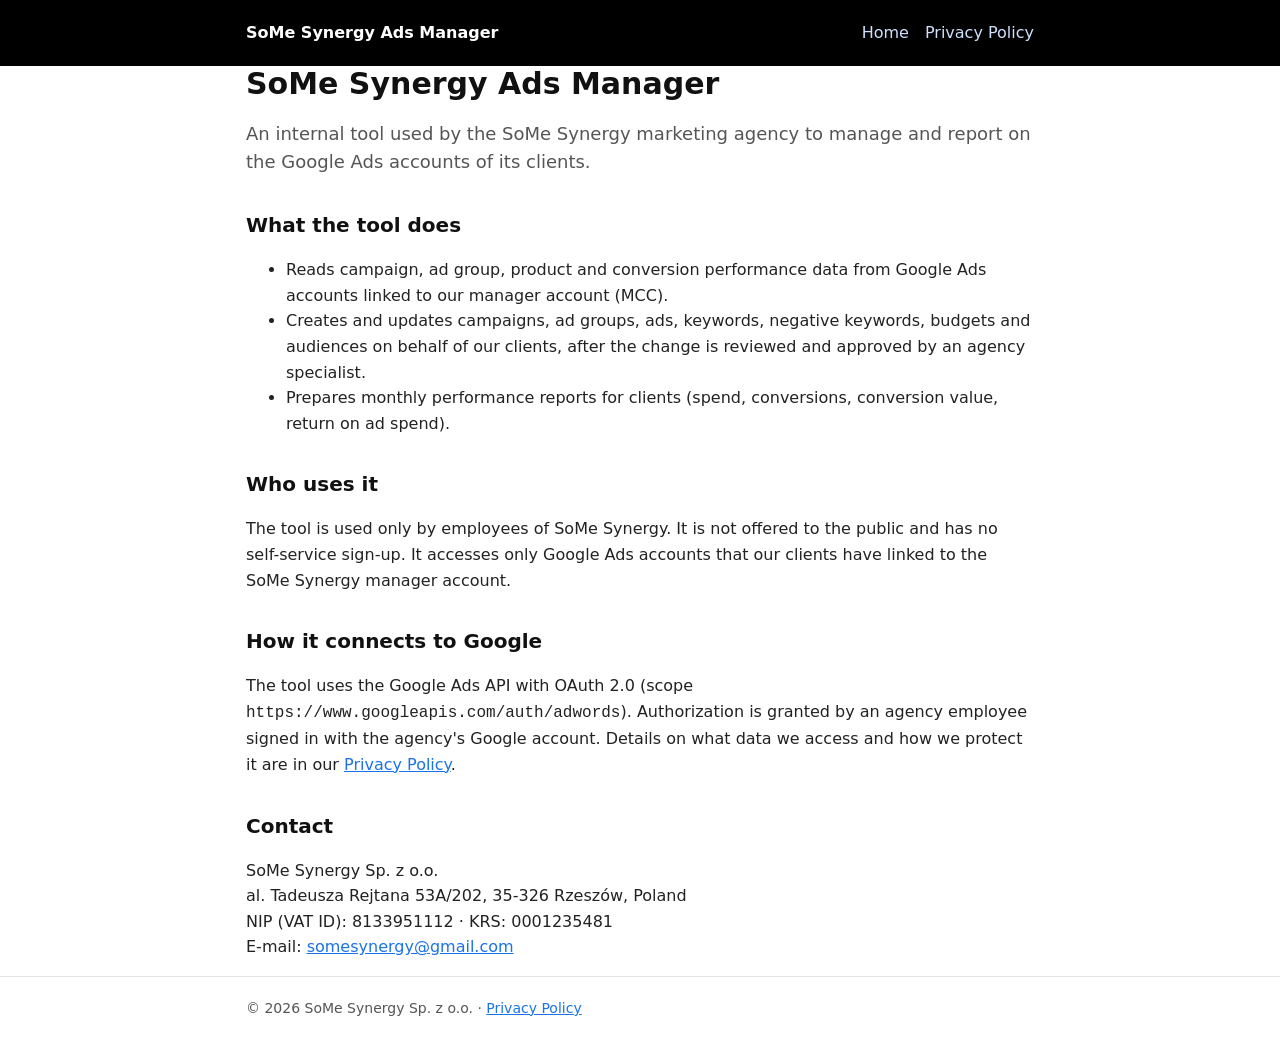
<file: index.html>
<!doctype html>
<html lang="en"><head><meta charset="utf-8"><meta name="viewport" content="width=device-width,initial-scale=1">
<title>SoMe Synergy Ads Manager</title><meta name="description" content="Internal Google Ads management tool of the SoMe Synergy agency.">
<link rel="stylesheet" href="style.css"></head><body>
<header><div class="w"><a href="index.html">SoMe Synergy Ads Manager</a><nav><a href="index.html">Home</a><a href="privacy-policy.html">Privacy Policy</a></nav></div></header>
<main class="w">
<h1>SoMe Synergy Ads Manager</h1>
<p class="lead">An internal tool used by the SoMe Synergy marketing agency to manage and report on the Google Ads accounts of its clients.</p>

<h2>What the tool does</h2>
<ul>
<li>Reads campaign, ad group, product and conversion performance data from Google Ads accounts linked to our manager account (MCC).</li>
<li>Creates and updates campaigns, ad groups, ads, keywords, negative keywords, budgets and audiences on behalf of our clients, after the change is reviewed and approved by an agency specialist.</li>
<li>Prepares monthly performance reports for clients (spend, conversions, conversion value, return on ad spend).</li>
</ul>

<h2>Who uses it</h2>
<p>The tool is used only by employees of SoMe Synergy. It is not offered to the public and has no self-service sign-up. It accesses only Google Ads accounts that our clients have linked to the SoMe Synergy manager account.</p>

<h2>How it connects to Google</h2>
<p>The tool uses the Google Ads API with OAuth 2.0 (scope <code>https://www.googleapis.com/auth/adwords</code>). Authorization is granted by an agency employee signed in with the agency's Google account. Details on what data we access and how we protect it are in our <a href="privacy-policy.html">Privacy Policy</a>.</p>

<h2>Contact</h2>
<p>SoMe Synergy Sp. z o.o.<br>al. Tadeusza Rejtana 53A/202, 35-326 Rzeszów, Poland<br>
NIP (VAT ID): 8133951112 · KRS: 0001235481<br>
E-mail: <a href="mailto:somesynergy@gmail.com">somesynergy@gmail.com</a></p>
</main>
<footer><div class="w">© 2026 SoMe Synergy Sp. z o.o. · <a href="privacy-policy.html">Privacy Policy</a></div></footer>
</body></html>
</file>
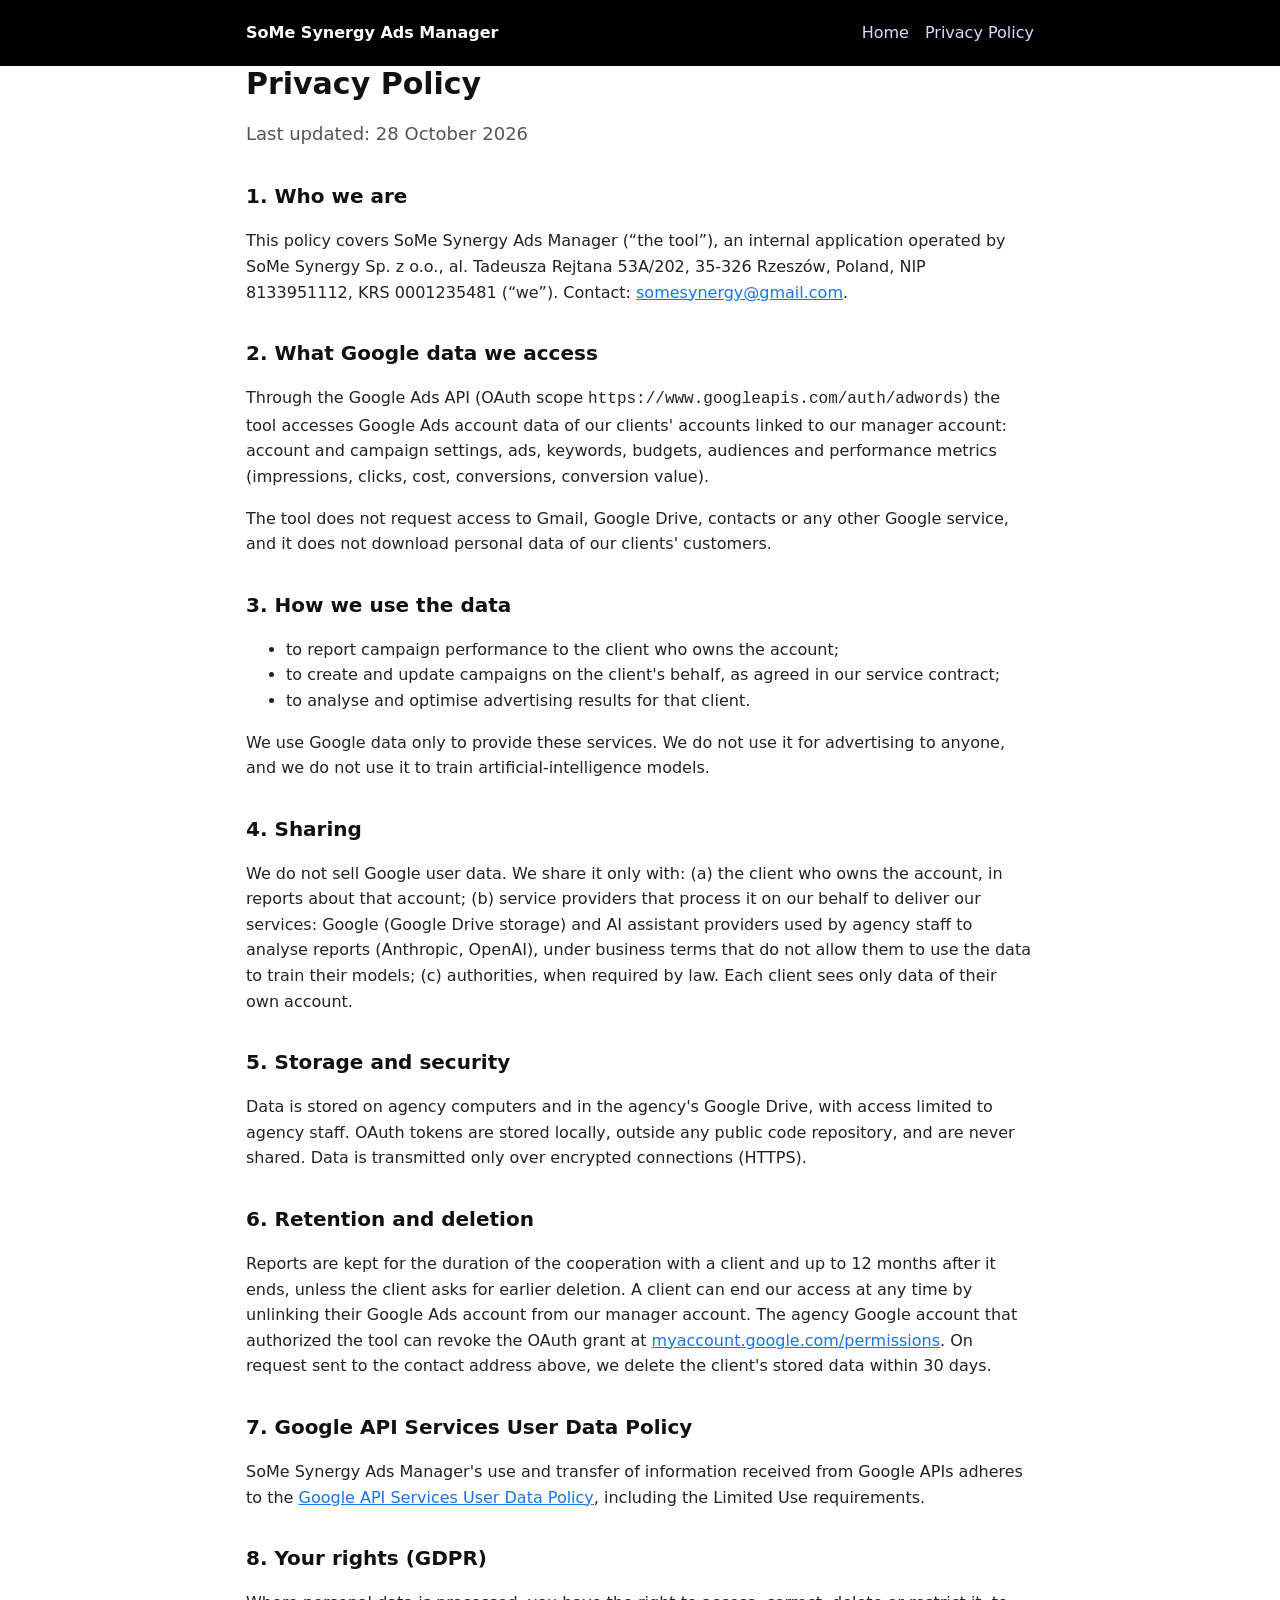
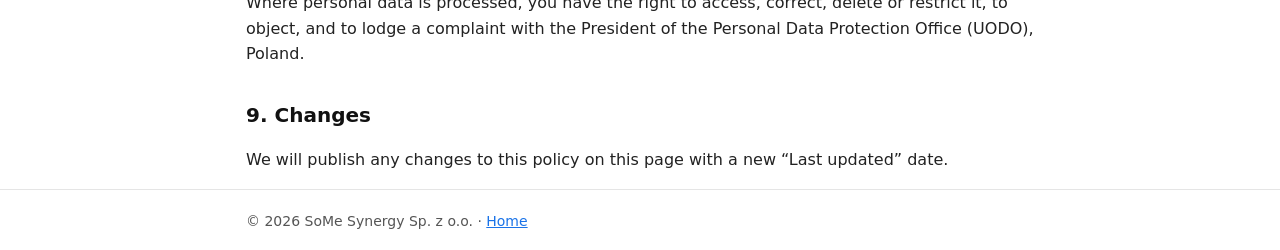
<file: privacy-policy.html>
<!doctype html>
<html lang="en"><head><meta charset="utf-8"><meta name="viewport" content="width=device-width,initial-scale=1">
<title>Privacy Policy – SoMe Synergy Ads Manager</title>
<link rel="stylesheet" href="style.css"></head><body>
<header><div class="w"><a href="index.html">SoMe Synergy Ads Manager</a><nav><a href="index.html">Home</a><a href="privacy-policy.html">Privacy Policy</a></nav></div></header>
<main class="w">
<h1>Privacy Policy</h1>
<p class="lead">Last updated: 28 October 2026</p>

<h2>1. Who we are</h2>
<p>This policy covers SoMe Synergy Ads Manager (“the tool”), an internal application operated by SoMe Synergy Sp. z o.o., al. Tadeusza Rejtana 53A/202, 35-326 Rzeszów, Poland, NIP 8133951112, KRS 0001235481 (“we”). Contact: <a href="mailto:somesynergy@gmail.com">somesynergy@gmail.com</a>.</p>

<h2>2. What Google data we access</h2>
<p>Through the Google Ads API (OAuth scope <code>https://www.googleapis.com/auth/adwords</code>) the tool accesses Google Ads account data of our clients' accounts linked to our manager account: account and campaign settings, ads, keywords, budgets, audiences and performance metrics (impressions, clicks, cost, conversions, conversion value).</p>
<p>The tool does not request access to Gmail, Google Drive, contacts or any other Google service, and it does not download personal data of our clients' customers.</p>

<h2>3. How we use the data</h2>
<ul>
<li>to report campaign performance to the client who owns the account;</li>
<li>to create and update campaigns on the client's behalf, as agreed in our service contract;</li>
<li>to analyse and optimise advertising results for that client.</li>
</ul>
<p>We use Google data only to provide these services. We do not use it for advertising to anyone, and we do not use it to train artificial-intelligence models.</p>

<h2>4. Sharing</h2>
<p>We do not sell Google user data. We share it only with: (a) the client who owns the account, in reports about that account; (b) service providers that process it on our behalf to deliver our services: Google (Google Drive storage) and AI assistant providers used by agency staff to analyse reports (Anthropic, OpenAI), under business terms that do not allow them to use the data to train their models; (c) authorities, when required by law. Each client sees only data of their own account.</p>

<h2>5. Storage and security</h2>
<p>Data is stored on agency computers and in the agency's Google Drive, with access limited to agency staff. OAuth tokens are stored locally, outside any public code repository, and are never shared. Data is transmitted only over encrypted connections (HTTPS).</p>

<h2>6. Retention and deletion</h2>
<p>Reports are kept for the duration of the cooperation with a client and up to 12 months after it ends, unless the client asks for earlier deletion. A client can end our access at any time by unlinking their Google Ads account from our manager account. The agency Google account that authorized the tool can revoke the OAuth grant at <a href="https://myaccount.google.com/permissions">myaccount.google.com/permissions</a>. On request sent to the contact address above, we delete the client's stored data within 30 days.</p>

<h2>7. Google API Services User Data Policy</h2>
<p>SoMe Synergy Ads Manager's use and transfer of information received from Google APIs adheres to the <a href="https://developers.google.com/terms/api-services-user-data-policy">Google API Services User Data Policy</a>, including the Limited Use requirements.</p>

<h2>8. Your rights (GDPR)</h2>
<p>Where personal data is processed, you have the right to access, correct, delete or restrict it, to object, and to lodge a complaint with the President of the Personal Data Protection Office (UODO), Poland.</p>

<h2>9. Changes</h2>
<p>We will publish any changes to this policy on this page with a new “Last updated” date.</p>
</main>
<footer><div class="w">© 2026 SoMe Synergy Sp. z o.o. · <a href="index.html">Home</a></div></footer>
</body></html>
</file>
<file: style.css>
:root{--ink:#111;--muted:#555;--accent:#1a73e8;--bg:#fff;--line:#e5e5e5}
*{box-sizing:border-box}body{margin:0;font:16px/1.6 system-ui,-apple-system,"Segoe UI",Roboto,Arial,sans-serif;color:var(--ink);background:var(--bg)}
header{background:#000;color:#fff;padding:20px 16px}header .w{display:flex;justify-content:space-between;align-items:center;gap:12px;flex-wrap:wrap}
header a{color:#fff;text-decoration:none;font-weight:700}header nav a{font-weight:400;margin-left:16px;color:#cfe0ff}
.w{max-width:820px;margin:0 auto;padding:0 16px}main{padding:32px 0 48px}h1{font-size:30px;line-height:1.2;margin:0 0 12px}
h2{font-size:20px;margin:32px 0 8px}p,li{color:#222}.lead{font-size:18px;color:var(--muted)}a{color:var(--accent)}
footer{border-top:1px solid var(--line);padding:20px 0;color:var(--muted);font-size:14px}
</file>
